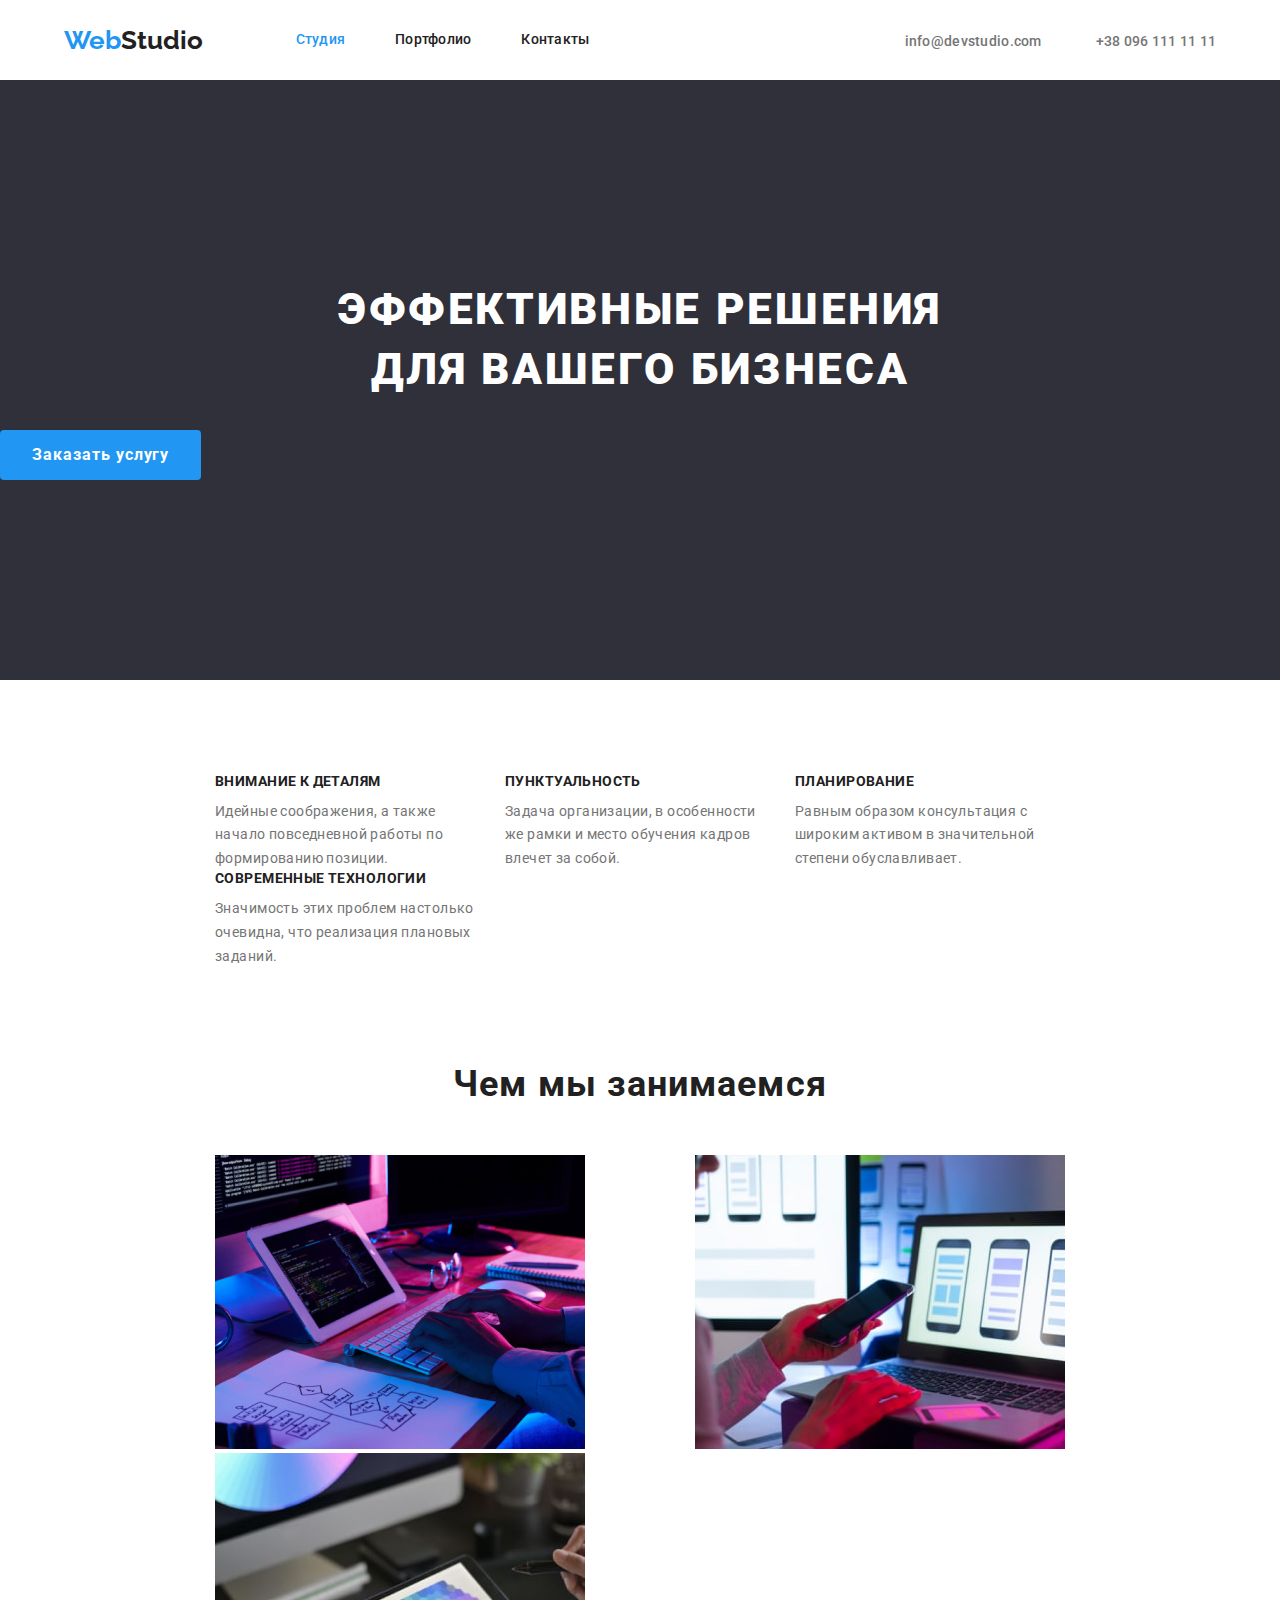
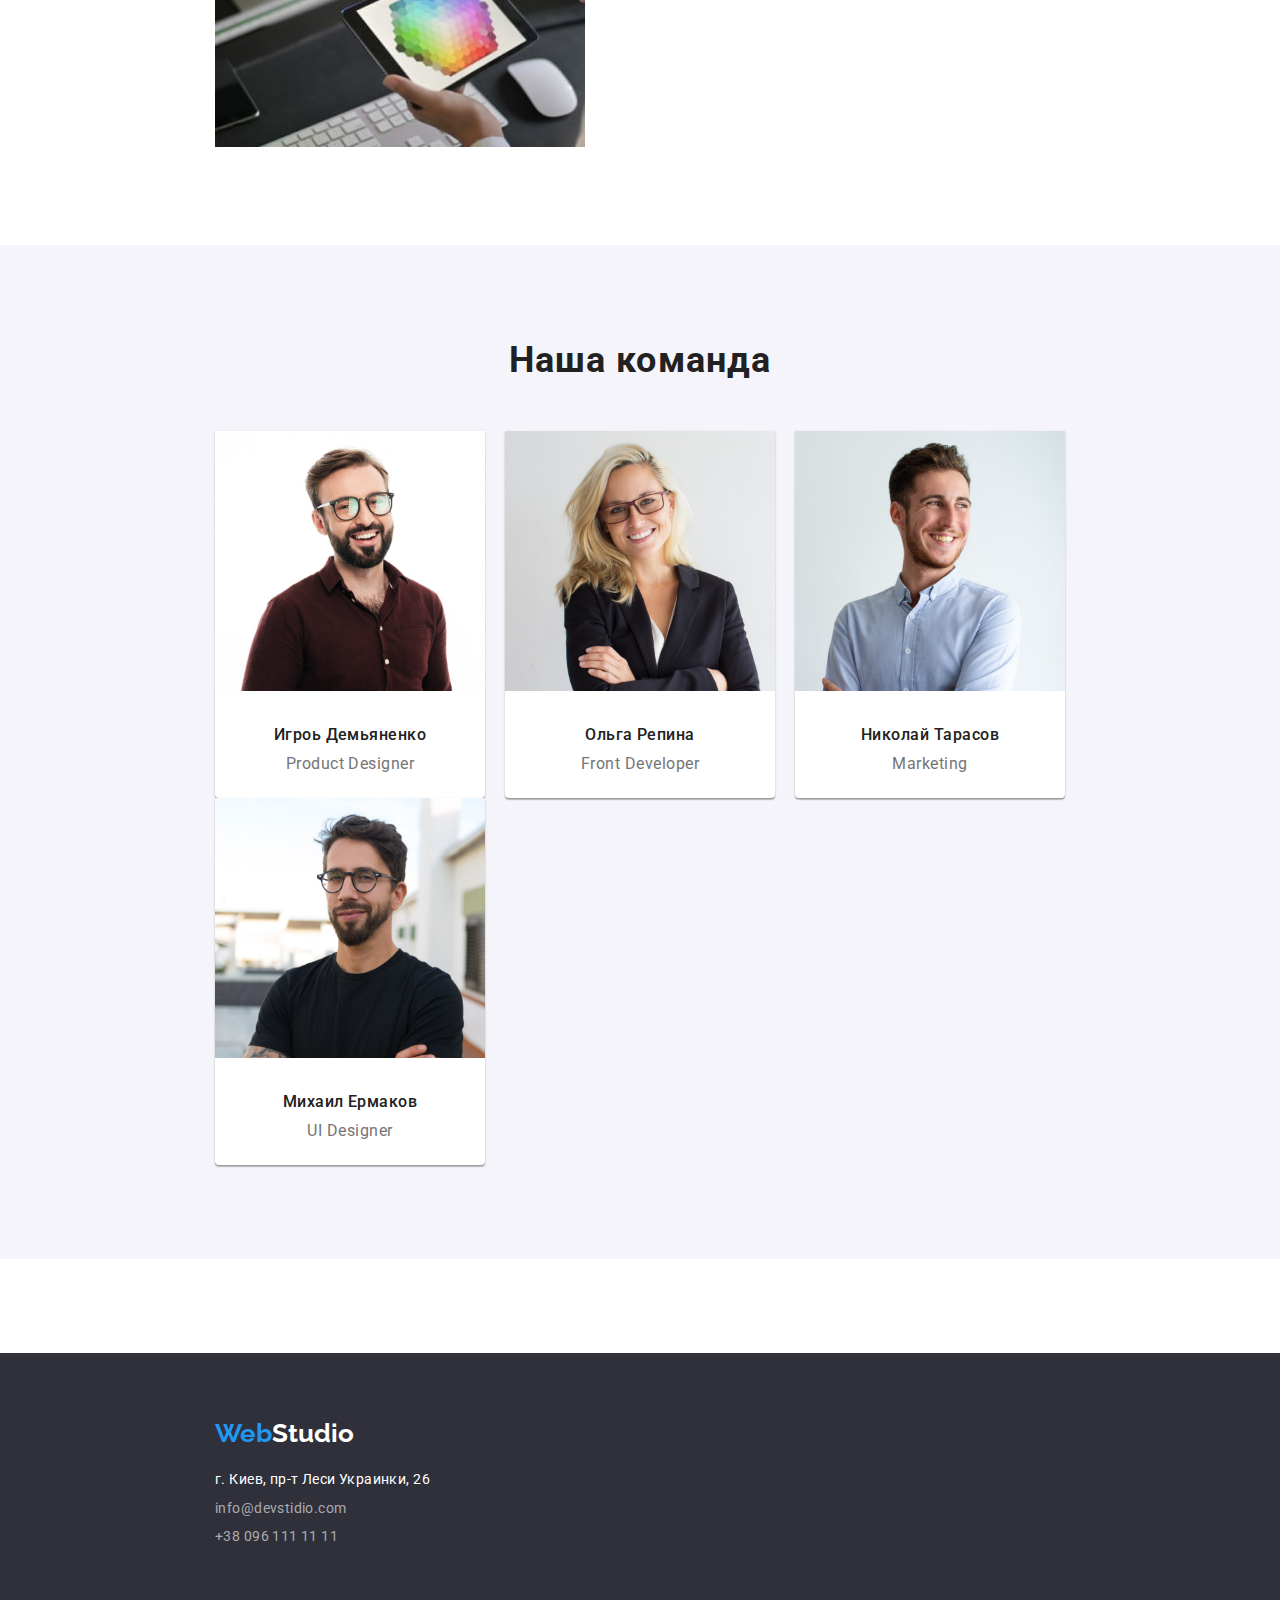
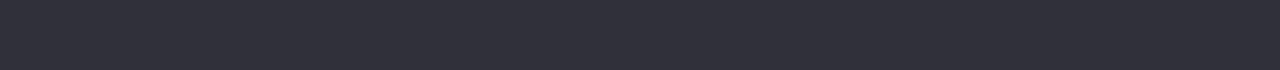
<file: index.html>
<!DOCTYPE html>
<html lang="ru">

<head>
<link rel="stylesheet" href="https://cdnjs.cloudflare.com/ajax/libs/modern-normalize/1.1.0/modern-normalize.min.css"
    integrity="sha512-wpPYUAdjBVSE4KJnH1VR1HeZfpl1ub8YT/NKx4PuQ5NmX2tKuGu6U/JRp5y+Y8XG2tV+wKQpNHVUX03MfMFn9Q=="
    crossorigin="anonymous" referrerpolicy="no-referrer" />
    <meta charset="UTF-8">
    <meta http-equiv="X-UA-Compatible" content="IE=edge">
    <meta name="viewport" content="width=device-width, initial-scale=1.0">
    <!-- Титул сайта -->
    <title>Главная</title>
    <!-- Шрифты -->
    <link rel="preconnect" href="https://fonts.googleapis.com">
    <link rel="preconnect" href="https://fonts.gstatic.com" crossorigin>
    <link href="https://fonts.googleapis.com/css2?family=Raleway:wght@400;500;700&family=Roboto:wght@400;500&display=swap" rel="stylesheet">
    <!-- Ссылка на CSs -->
    <link rel="stylesheet" href="css/style.css">
</head>
<body>
     <!-- Верхушка. Не изменяемая -->
    <header class="first-block">
            <!-- Логотип -->
            <a  href="" class="websudio link" lang="en"><span class="bluestudio">Web</span>Studio</a>   
            <!-- Навигация странницы -->
            <nav>
                <ul class="nav-list list">
                    <li><a class="nav-element-blue link current" href="./index.html">Студия</a></li>
                    <li><a class="nav-element-blue link" href="./portfolio.html">Портфолио</a></li>
                    <li><a class="nav-element-blue link" href="">Контакты</a></li>
                </ul>
            </nav>
            <!-- Контакты мейл и телефон -->
            <ul class="email-phone list">
                <li><a class="email item" href="mailto:info@devstidio.com">info@devstudio.com</a></li>
                <li><a class="phone-number item" href="tel:+380961111111">+38 096 111 11 11</a></li>
            </ul>
    </header>
    <main class="main">
        <!-- Фон с текстом / Герой -->
        <section class="main-first-section">
            <h1 class="title-text">Эффективные решения<br> для вашего бизнеса</h1>
            <button class="main-button button" type="button">Заказать услугу</button>
        </section>
        <!-- Наши качества -->
        <section class="features-section">
            <ul class="features list"> 
                <!-- Внимание к деталям -->
                <li class="features-element item">
                    <h3 class="features-title">Внимание к деталям</h3>
                    <p class="features-text">Идейные соображения, а также начало повседневной работы по формированию позиции.</p>
                </li>
                <!-- Пунктуальность -->
                <li class="features-element item">
                    <h3 class="features-title">Пунктуальность</h3>
                    <p class="features-text">Задача организации, в особенности же рамки и место обучения кадров влечет за собой.</p>
                </li>
                <!-- Планирование -->
                <li class="features-element item">
                    <h3 class="features-title">Планирование</h3>
                    <p class="features-text">Равным образом консультация с широким активом в значительной степени обуславливает.</p>
                </li>
                <!-- Современные технологии -->
                <li class="features-element item">
                    <h3 class="features-title">Современные технологии</h3>
                    <p class="features-text">Значимость этих проблем настолько очевидна, что реализация плановых заданий.</p>
                </li>
            </ul>
        </section>
        <!-- Чем мы занимаемся -->
        <section class="work">
            <h2 class="work-title">Чем мы занимаемся</h2>
            <!-- Флекс с картинками -->
            <ul class="work-list list">
                <li class="work-image item"><img src="image/img-1.jpg" width="370" height="294" alt="блокноты и планшет"></li>
                <li class="work-image item"><img src="image/img-2.jpg" width="370" height="294" alt="презентация на экранах"></li>
                <li class="work-image item"><img src="image/img-3.jpg" width="370" height="294" alt="рисование с помощью палитры"></li>
            </ul>
        </section>
        <!-- Наша команда -->
        <section class="team">
            <h2 class="team-title">Наша команда</h2>
            <!-- Флекс с блоками -->
            <ul class="team-list list">
                <!-- Игорь Демьяненко -->
                <li class="team-item item">
                    <img src="image/img-igor.jpg" width="270" height="260" alt="Игорь Демьяненко">
                    <h3 class="name">Игроь Демьяненко</h3>
                    <p class="profession" lang="en">Product Designer</p>
                </li>
                <!-- Ольга Репина -->
                <li class="team-item item">
                    <img src="image/img-olga.jpg" width="270" height="260" alt="Ольга Репина">
                    <h3 class="name">Ольга Репина</h3>
                    <p class="profession" lang="en">Front Developer</p>
                </li>
                <!-- Николай Тарасов -->
                <li class="team-item item">
                    <img src="image/img-nikolay.jpg" width="270" height="260" alt="Николай Тарасов">
                    <h3 class="name">Николай Тарасов</h3>
                    <p class="profession" lang="en">Marketing</p>
                </li>
                <!-- Михаил Ермаков -->
                <li class="team-item item">
                    <img src="image/img-mihail.jpg" width="270" height="260" alt="Михаил Ермаков">
                    <h3 class="name">Михаил Ермаков</h3>
                    <p class="profession" lang="en">UI Designer</p>
                </li>
            </ul>
        </section>
    </main>
    <!-- Подвал -->
    <footer class="footer">
            <a class="footer-websudio link" href="" lang="en">Web<span class="footer-studio">Studio</span></a>
        <address class="address">
            <ul class="address-list list">
                <li class="address-item item"><a class="address-link link" href="https://goo.gl/maps/jx5UDZ7HyUH2J9UP6" target="blank" rel="nofollow noopener noreferrer" >г. Киев, пр-т Леси Украинки, 26</a></li>
                <li class="address-item item"><a class="footer-email link" href="mailto:info@devstidio.com">info@devstidio.com</a></li>
                <li class="address-item item"><a class="footer-phone-number link" href="tel:+380961111111">+38 096 111 11 11</a></li>
            </ul>
        </address>
    </footer>
</body>
</html>
</file>
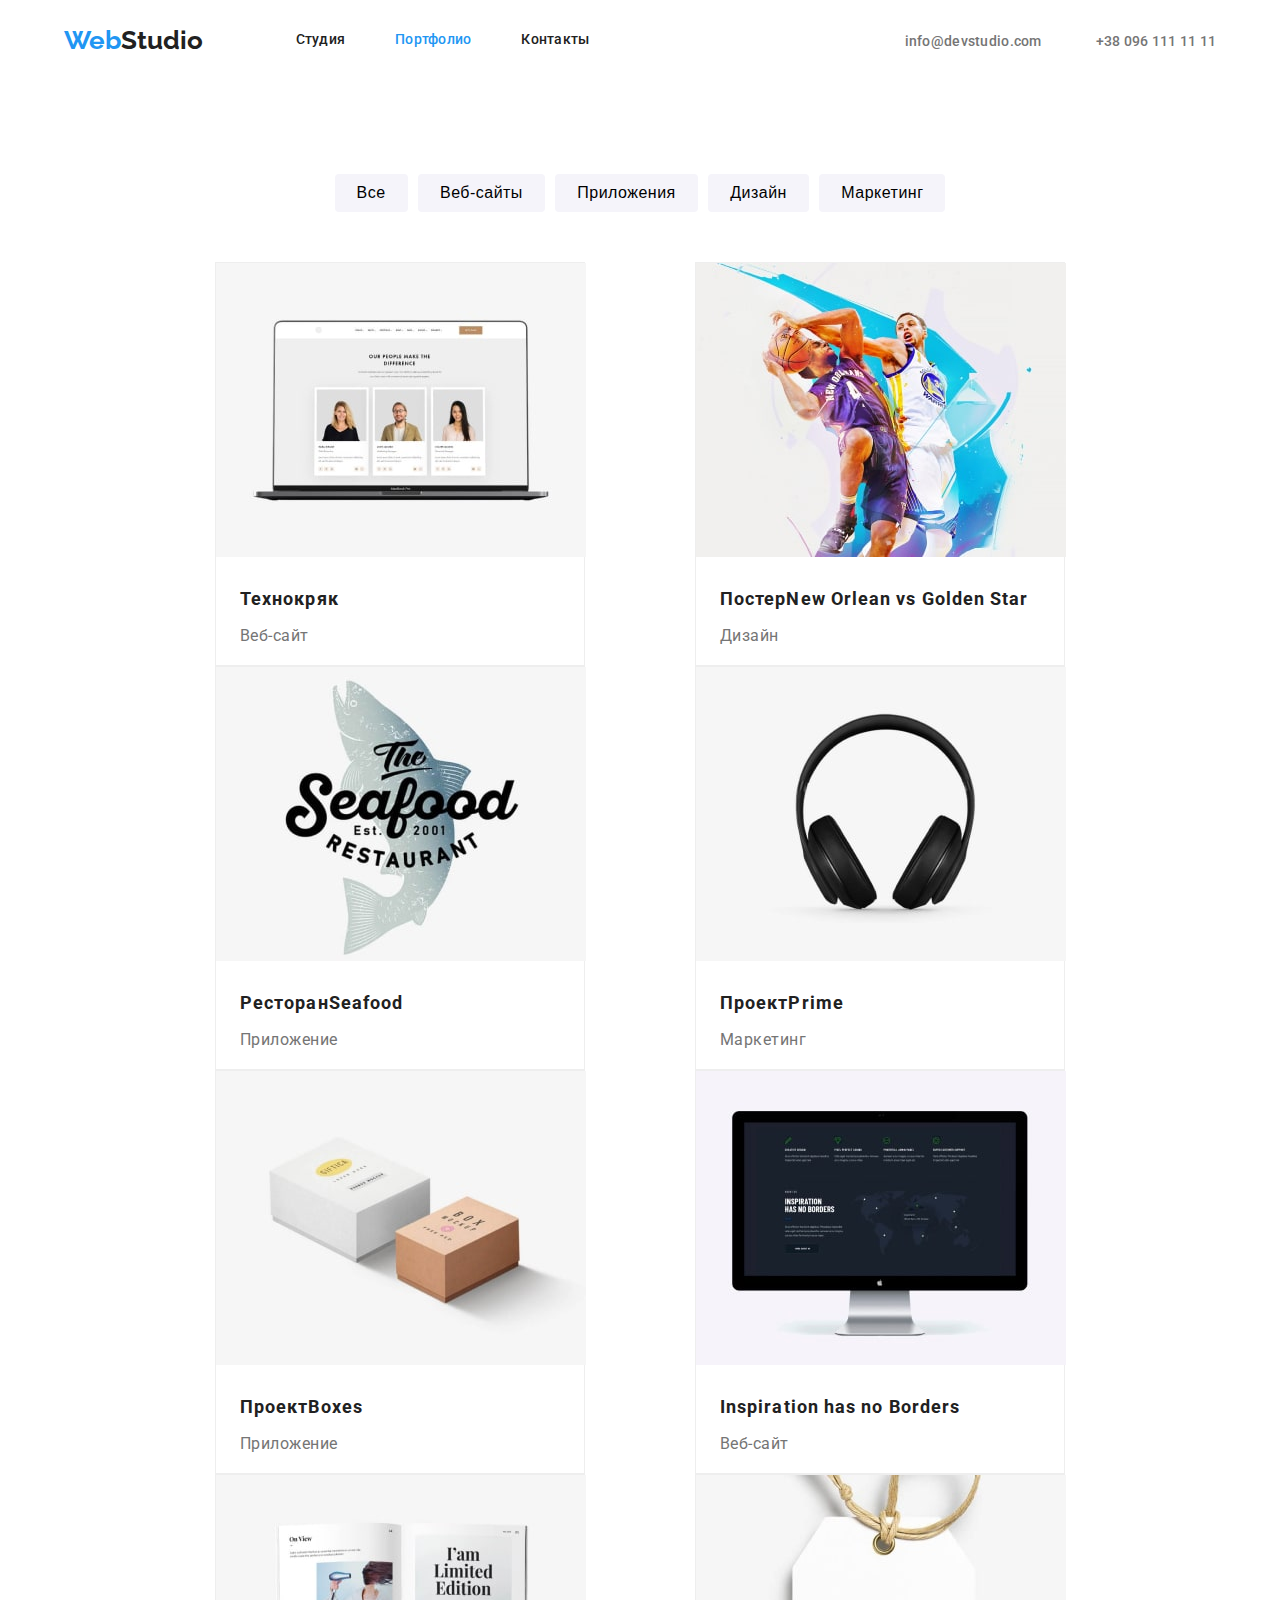
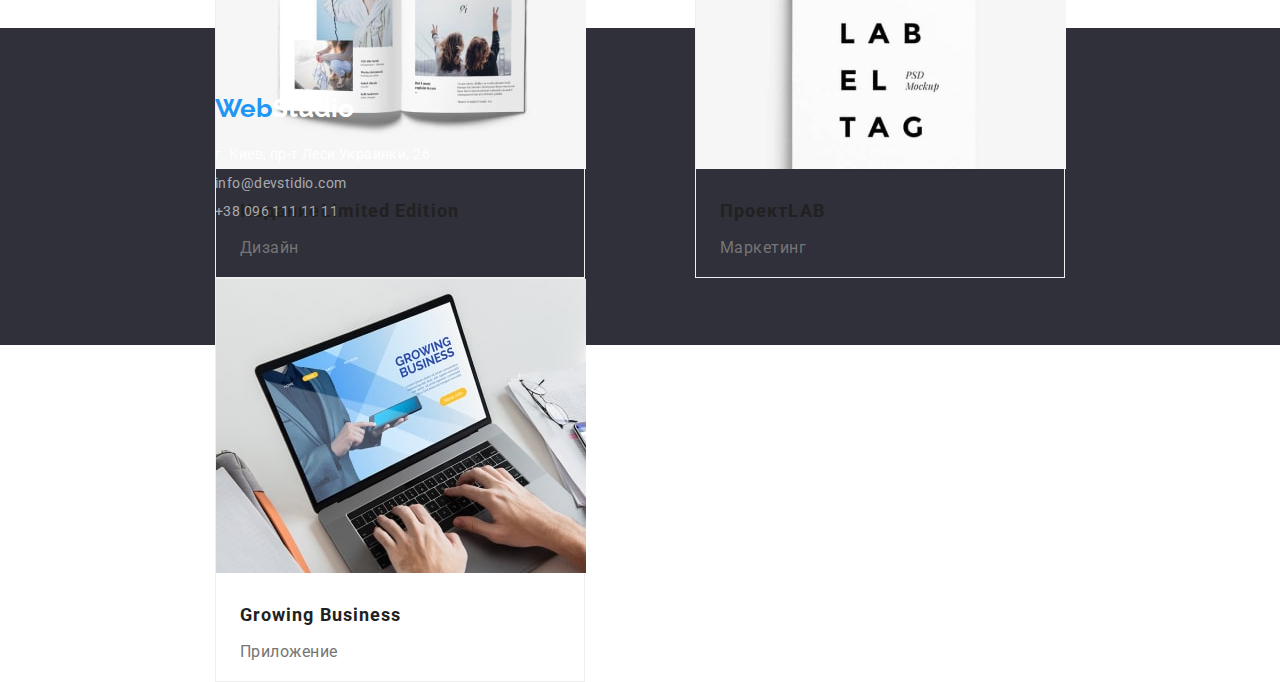
<file: portfolio.html>
<!DOCTYPE html>
<html lang="ru">

<head>
    <link rel="stylesheet" href="https://cdnjs.cloudflare.com/ajax/libs/modern-normalize/1.1.0/modern-normalize.min.css"
        integrity="sha512-wpPYUAdjBVSE4KJnH1VR1HeZfpl1ub8YT/NKx4PuQ5NmX2tKuGu6U/JRp5y+Y8XG2tV+wKQpNHVUX03MfMFn9Q=="
        crossorigin="anonymous" referrerpolicy="no-referrer" />
    <meta charset="UTF-8">
    <meta http-equiv="X-UA-Compatible" content="IE=edge">
    <meta name="viewport" content="width=device-width, initial-scale=1.0">
    <!-- Титул сайта -->
    <title>Портфолио</title>
    <!-- Шрифты -->
    <link rel="preconnect" href="https://fonts.googleapis.com">
    <link rel="preconnect" href="https://fonts.gstatic.com" crossorigin>
    <link
        href="https://fonts.googleapis.com/css2?family=Raleway:wght@400;500;700&family=Roboto:wght@400;500&display=swap"
        rel="stylesheet">
    <!-- Ссылка на CSs -->
    <link rel="stylesheet" href="css/style.css">
</head>

<body>
    <!-- Верхушка. Не изменяемая -->
    <header class="first-block">
        <!-- Логотип -->
        <a href="" class="websudio link" lang="en"><span class="bluestudio">Web</span>Studio</a>
        <!-- Навигация странницы -->
        <nav>
            <ul class="nav-list list">
                <li><a class="nav-element-blue link" href="./index.html">Студия</a></li>
                <li><a class="nav-element-blue link current" href="./portfolio.html">Портфолио</a></li>
                <li><a class="nav-element-blue link" href="">Контакты</a></li>
            </ul>
        </nav>
        <!-- Контакты мейл и телефон -->
        <ul class="email-phone list">
            <li><a class="email item" href="mailto:info@devstidio.com">info@devstudio.com</a></li>
            <li><a class="phone-number item" href="tel:+380961111111">+38 096 111 11 11</a></li>
        </ul>
    </header>
    <main class="p-main">
        <h1 hidden>Works of websudio company</h1>
        <nav class="p-nav">
            <ul class="nav-button-list list">
                <li><button class="p-button button" type="button">Все</button></li>
                <li><button class="p-button button" type="button">Веб-сайты</button></li>
                <li><button class="p-button button" type="button">Приложения</button></li>
                <li><button class="p-button button" type="button">Дизайн</button></li>
                <li><button class="p-button button" type="button">Маркетинг</button></li>
            </ul>
        </nav>
        <section class="p-works-section">
            <ul class="p-works-list list">
                <li class="p-works-item item">
                    <a href="" class="p-works-link link">
                        <img src="./image/port-img/technokryk.jpg" alt="сайт технокряк" width="370" height="294">
                        <h2 class="p-title">Технокряк</h2>
                        <p class="p-text">Веб-сайт</p>
                    </a>
                </li>
                <li class="p-works-item item">
                    <a href="" class="p-works-link link">
                        <img src="./image/port-img/poster-new-orlean.jpg" alt="Постер с двумя баскетболистами" width="370" height="294">
                        <h2 class="p-title">Постер<span lang="en">New Orlean vs Golden Star</span></h2>
                        <p class="p-text">Дизайн</p>
                    </a>
                </li>
                <li class="p-works-item item">
                    <a href="" class="p-works-link link">
                        <img src="./image/port-img/seafood.jpg" alt="Эмблема с рыбой" width="370" height="294">
                        <h2 class="p-title">Ресторан<span lang="en">Seafood</span></h2>
                        <p class="p-text">Приложение</p>
                    </a>
                </li>
                <li class="p-works-item item">
                    <a href="" class="p-works-link link">
                        <img src="./image/port-img/project-prime.jpg" alt="Наушники" width="370" height="294">
                        <h2 class="p-title">Проeкт<span lang="en">Prime</span></h2>
                        <p class="p-text">Маркетинг</p>
                    </a>
                </li>
                <li class="p-works-item item">
                    <a href="" class="p-works-link link">
                        <img src="./image/port-img/project-boxes.jpg" alt="Две коробочки" width="370" height="294">
                        <h2 class="p-title">Проeкт<span lang="en">Boxes</span></h2>
                        <p class="p-text">Приложение</p>
                    </a>
                </li>
                <li class="p-works-item item">
                    <a href="" class="p-works-link link">
                        <img src="./image/port-img/inspirations.jpg" alt="Монитор с сайтом" width="370" height="294">
                        <h2 class="p-title" lang="en">Inspiration has no Borders</h2>
                        <p class="p-text">Веб-сайт</p>
                    </a>
                </li>
                <li class="p-works-item item">
                    <a href="" class="p-works-link link">
                        <img src="./image/port-img/limited-edition.jpg" alt="Журнал" width="370" height="294">
                        <h2 class="p-title">Издание<span lang="en">Limited Edition</span></h2>
                        <p class="p-text">Дизайн</p>
                    </a>
                </li>
                <li class="p-works-item item">
                    <a href="" class="p-works-link link">
                        <img src="./image/port-img/project-lab.jpg" alt="Эмблема на конверте" width="370" height="294">
                        <h2 class="p-title">Проeкт<span lang="en">LAB</span></h2>
                        <p class="p-text">Маркетинг</p>
                    </a>
                </li>
                <li class="p-works-item item">
                    <a href="" class="p-works-link link">
                        <img src="./image/port-img/growing-business.jpg" alt="Ноутбук с сайтом" width="370" height="294">
                        <h2 class="p-title" lang="en">Growing Business</h2>
                        <p class="p-text">Приложение</p>
                    </a>
                </li>
            </ul>
        </section>
    </main>
    <!-- Подвал -->
    <footer class="footer">
        <a class="footer-websudio link" href="" lang="en">Web<span class="footer-studio">Studio</span></a>
        <address class="address">
            <ul class="address-list list">
                <li class="address-item item"><a class="address-link link" href="https://goo.gl/maps/jx5UDZ7HyUH2J9UP6" target="blank" rel="nofollow noopener noreferrer">г. Киев, пр-т Леси Украинки, 26</a></li>
                <li class="address-item item"><a class="footer-email link" href="mailto:info@devstidio.com">info@devstidio.com</a></li>
                <li class="address-item item"><a class="footer-phone-number link" href="tel:+380961111111">+38 096 111 11 11</a></li>
            </ul>
        </address>
    </footer>
</body>

</html>
</file>
<file: css/style.css>
/*Обнуление*/
* {
  padding: 0;
  margin: 0;
  border: 0;
}
:root {
  --main-title-color: #fff;
  --secondary-title-color: #212121;
  --main-text-color: #212121;
  --secondery-text-color: #757575;
  --accent-color: #2196f3;
  --main-backround-color: #2f303a;
  --secondary-bacground-color: #2196f3;
  --third-bacground-color: #f5f4fa;
}
body {
  font-family: "roboto", sans-serif;
  color: var(--main-text-color);
}
li {
  display: inline;
}
a {
  text-decoration: none;
  color: var(--main-text-color);
}
/* ------------------HEADER-------------------- */
.link {
  text-decoration: none;
}
.link:visited {
  color: var(--main-text-color);
}
.list {
  list-style: none;
}
.first-block {
  display: flex;
  flex-wrap: wrap;
  height: 80px;
  align-items: center;
  justify-content: center;
}
.websudio {
  font-family: "Raleway", sans-serif;
  font-weight: 700;
  font-size: 26px;
  text-decoration: none;
}
.websudio:visited {
  color: var(--main-text-color);
}
.bluestudio {
  color: var(--accent-color);
}
.nav-list {
  margin-left: clamp(15px, 93px, 93px);
  width: 294px;
  display: flex;
  justify-content: space-between;
  font-family: "Roboto", sans-serif;
  font-weight: 500;
  font-size: 14px;
  line-height: 1.14;
  letter-spacing: 0.02em;
}
.nav-element-blue:hover,
.nav-element-blue:focus {
  color: var(--accent-color);
}
.email-phone {
  margin-left: 315px;
}
.email,
.phone-number {
  text-decoration: none;
  font-style: normal;
  font-weight: 500;
  font-size: 14px;
  line-height: 1.14;
  letter-spacing: 0.02em;
  color: var(--secondery-text-color);
}
.phone-number {
  margin-left: 50px;
}
.email:hover,
.email:focus {
  color: var(--accent-color);
}
.phone-number:hover,
.phone-number:focus {
  color: var(--accent-color);
}
.nav-element-blue.current {
  color: var(--accent-color);
}
/* ------------------HERO-------------------- */
.main-first-section {
  background-color: var(--main-backround-color);
}
.title-text {
  display: block;
  font-style: normal;
  font-weight: 900;
  font-size: 44px;
  line-height: 1.36;
  text-align: center;
  letter-spacing: 0.06em;
  text-transform: uppercase;
  color: var(--main-title-color);
  padding-top: 200px;
}
.main-button {
  margin-bottom: 200px;
  font-family: inherit;
  margin-top: 30px;
  padding: 10px 32px 10px 32px;
  font-weight: 700;
  font-size: 16px;
  line-height: 1.87;
  letter-spacing: 0.06em;
  background-color: var(--secondary-bacground-color);
  color: var(--main-title-color);
  min-width: 200px;
}
.button {
  border-radius: 4px;
}
/* ------------------FEATURES-------------------- */
.features-section {
  margin: 94px 215px 94px 215px;
}
.features {
  display: flex;
  justify-content: space-between;
  flex-wrap: wrap;
}
.features-title {
  font-weight: 700;
  font-size: 14px;
  line-height: 1.14;
  letter-spacing: 0.03em;
  text-transform: uppercase;
}
.features-text {
  margin-top: 10px;
  width: 270px;
  font-size: 14px;
  line-height: 1.71;
  letter-spacing: 0.03em;
  color: var(--secondery-text-color);
}
/* ------------------WORK-------------------- */
.work {
  margin: 0px 215px 94px 215px;
}
.work-title {
  font-weight: 700;
  font-size: 36px;
  line-height: 1.17;
  text-align: center;
  letter-spacing: 0.03em;
  margin-bottom: 50px;
}
.work-list {
  display: flex;
  justify-content: space-between;
  flex-wrap: wrap;
}
/* ------------------TEAM-------------------- */
.team {
  background-color: var(--third-bacground-color);
}
.team-title {
  padding-top: 94px;
  padding-bottom: 50px;
  font-weight: 700;
  font-size: 36px;
  line-height: 1.17;
  text-align: center;
  letter-spacing: 0.03em;
}
.team-list {
  margin: 0px 215px 94px 215px;
  display: flex;
  justify-content: space-between;
  flex-wrap: wrap;
  padding-bottom: 94px;
}
.team-item {
  background-color: #fff;
  width: 270px;
  height: 367px;
  box-shadow: 0px 1px 3px rgba(0, 0, 0, 0.12), 0px 1px 1px rgba(0, 0, 0, 0.14),
    0px 2px 1px rgba(0, 0, 0, 0.2);
  border-radius: 0px 0px 4px 4px;
}
.name {
  font-weight: 500;
  font-size: 16px;
  line-height: 1.19;
  text-align: center;
  letter-spacing: 0.03em;
  margin-top: 30px;
}
.profession {
  font-weight: normal;
  font-size: 16px;
  line-height: 1.19;
  text-align: center;
  letter-spacing: 0.03em;
  color: var(--secondery-text-color);
  margin-top: 10px;
}

/* ------------------FOOTER-------------------- */
.footer {
  background-color: var(--main-backround-color);
  padding-left: 215px;
  height: 252px;
  padding-top: 65px;
}
.footer-websudio {
  font-family: "Raleway", sans-serif;
  font-style: normal;
  font-weight: 700;
  font-size: 26px;
  text-decoration: none;
  color: var(--accent-color);
}
.footer-websudio:visited {
  color: var(--accent-color);
}
.footer-studio {
  color: #fff;
}
.footer-sudio:visited {
  color: #fff;
}
.address-list {
  display: flex;
  flex-direction: column;
  margin-top: 20px;
  height: 81px;
  justify-content: space-between;
}
.address-item {
  font-size: 14px;
  line-height: 1.71;
  letter-spacing: 0.03em;
  font-style: normal;
  color: rgba(255, 255, 255, 0.6);
}
.address-link {
  color: #fff;
}
.address-link:visited {
  color: #fff;
}
.footer-email:hover,
.footer-email:focus {
  color: var(--accent-color);
}
.footer-phone-number:hover,
.footer-phone-number:focus {
  color: var(--accent-color);
}
.footer-email,
.footer-phone-number {
  color: rgba(255, 255, 255, 0.6);
}

/* ------------------!!!!PORTFOLIO!!!!-------------------- */
/* ------------------NAV BUTTON-------------------- */
.p-main {
  margin: 94px 215px 94px 215px;
  height: 1360px;
}
.p-nav {
  width: 611px;
  align-items: center;
  text-align: center;
  margin-left: auto;
  margin-right: auto;
  margin-bottom: 50px;
}
.nav-button-list {
  display: flex;
  justify-content: space-between;
}

.p-button {
  font-weight: 500;
  font-size: 16px;
  line-height: 1.62;
  text-align: center;
  letter-spacing: 0.03em;
  padding: 6px 22px 6px 22px;
  background-color: var(--third-bacground-color);
}
.p-button:hover,
.p-button:focus {
  color: #fff;
  background-color: var(--secondary-bacground-color);
  cursor: pointer;
}
/* ------------------WORKS SECTION-------------------- */
.p-works-list {
  display: flex;
  justify-content: space-between;
  align-content: space-between;
  flex-wrap: wrap;
  height: 1267px;
}
.p-works-item {
  width: 370px;
  height: 404px;
  border: 1px solid #eeeeee;
  box-sizing: border-box;
}
.p-title {
  font-weight: 700;
  font-size: 18px;
  line-height: 2;
  letter-spacing: 0.06em;
  color: var(--secondary-title-color);
  margin: 20px 24px 4px 24px;
  color: var(--main-text-color);
}
.p-text {
  font-weight: normal;
  font-size: 16px;
  line-height: 1.87;
  letter-spacing: 0.03em;
  color: var(--secondery-text-color);
  margin-left: 24px;
}
</file>
